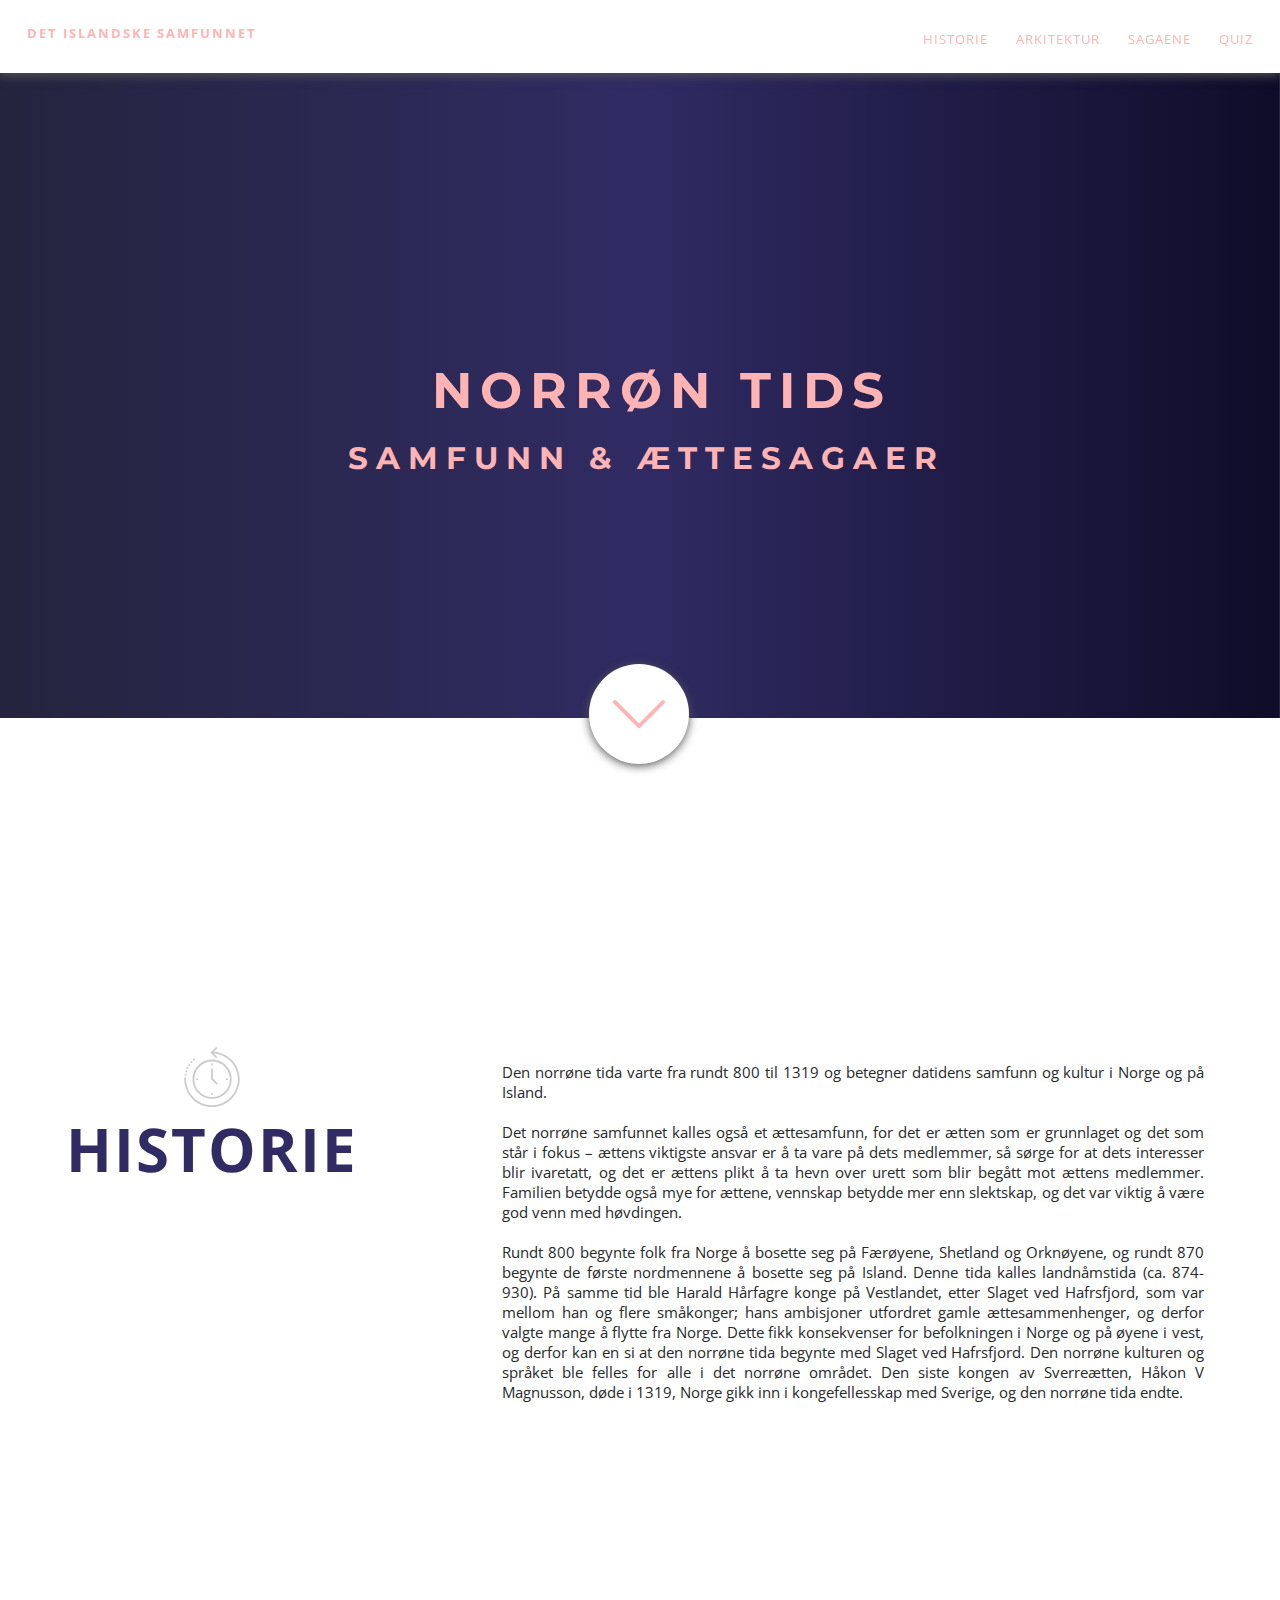
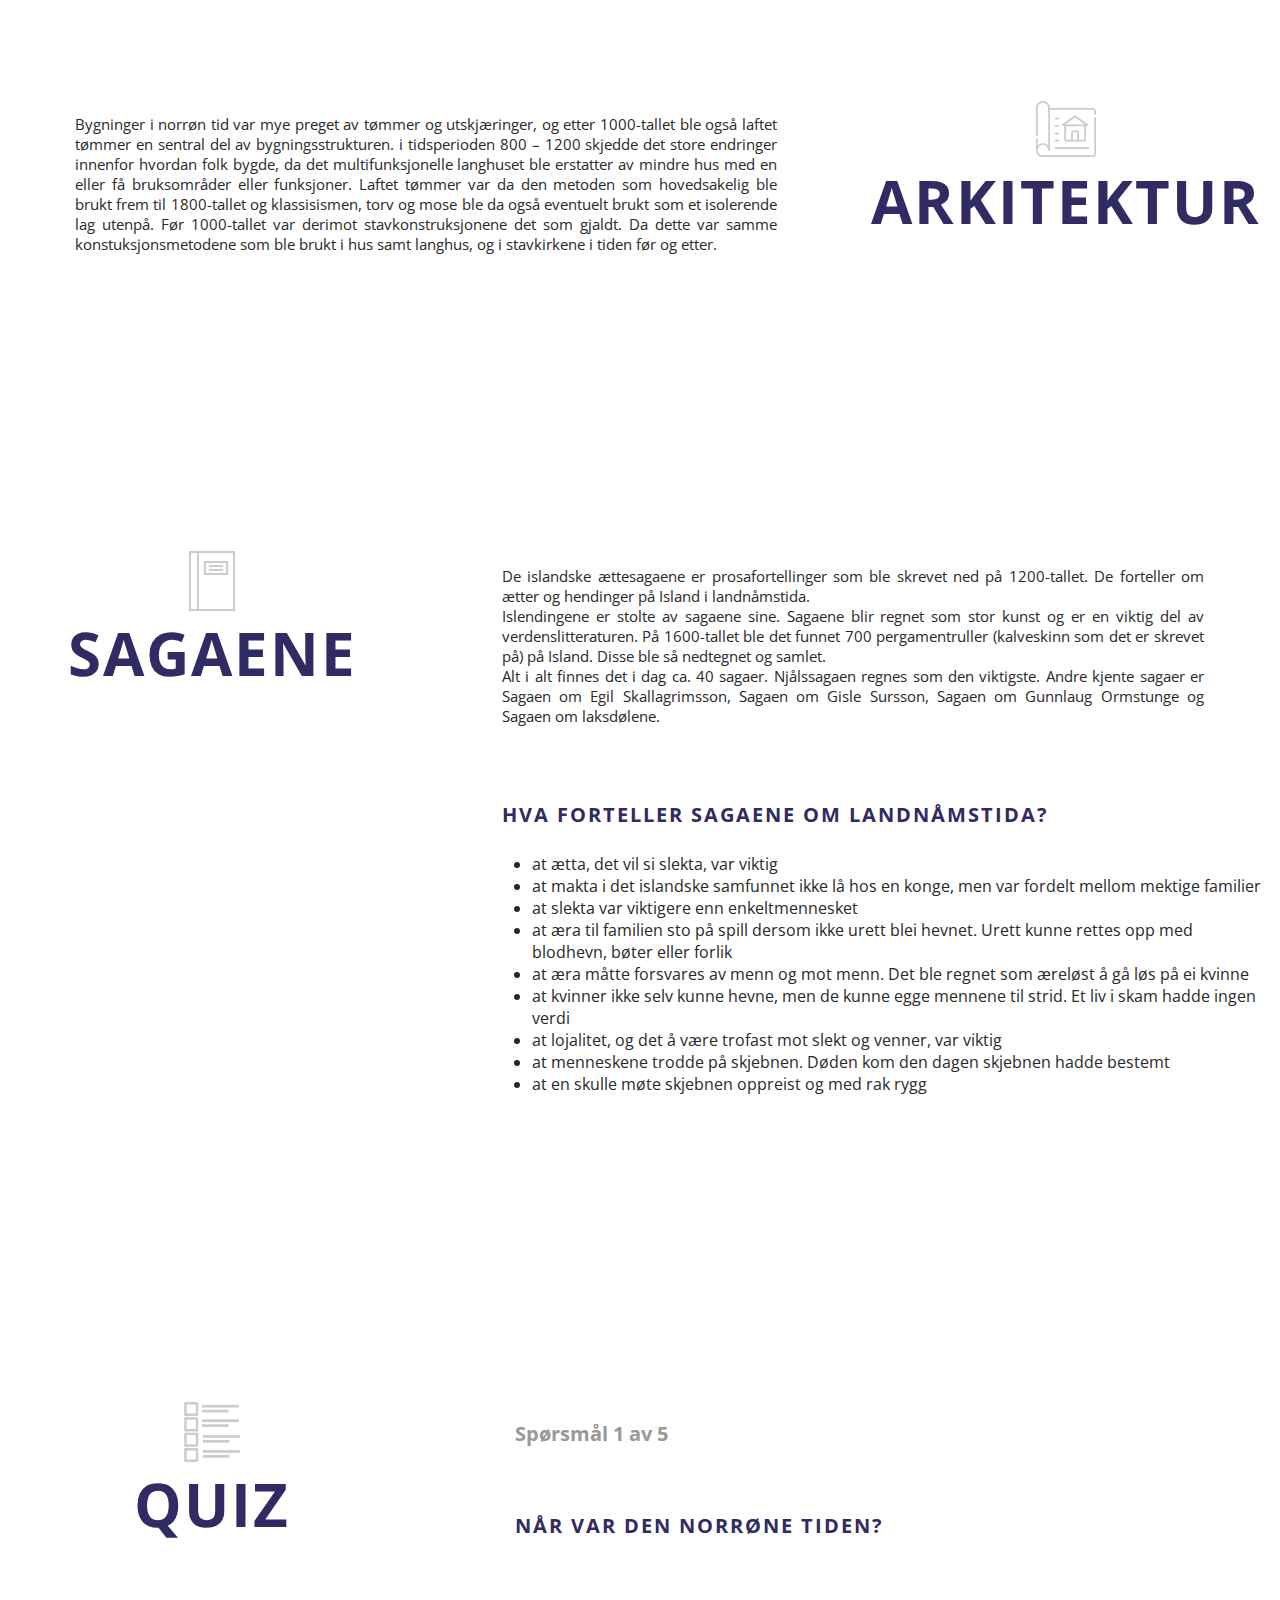
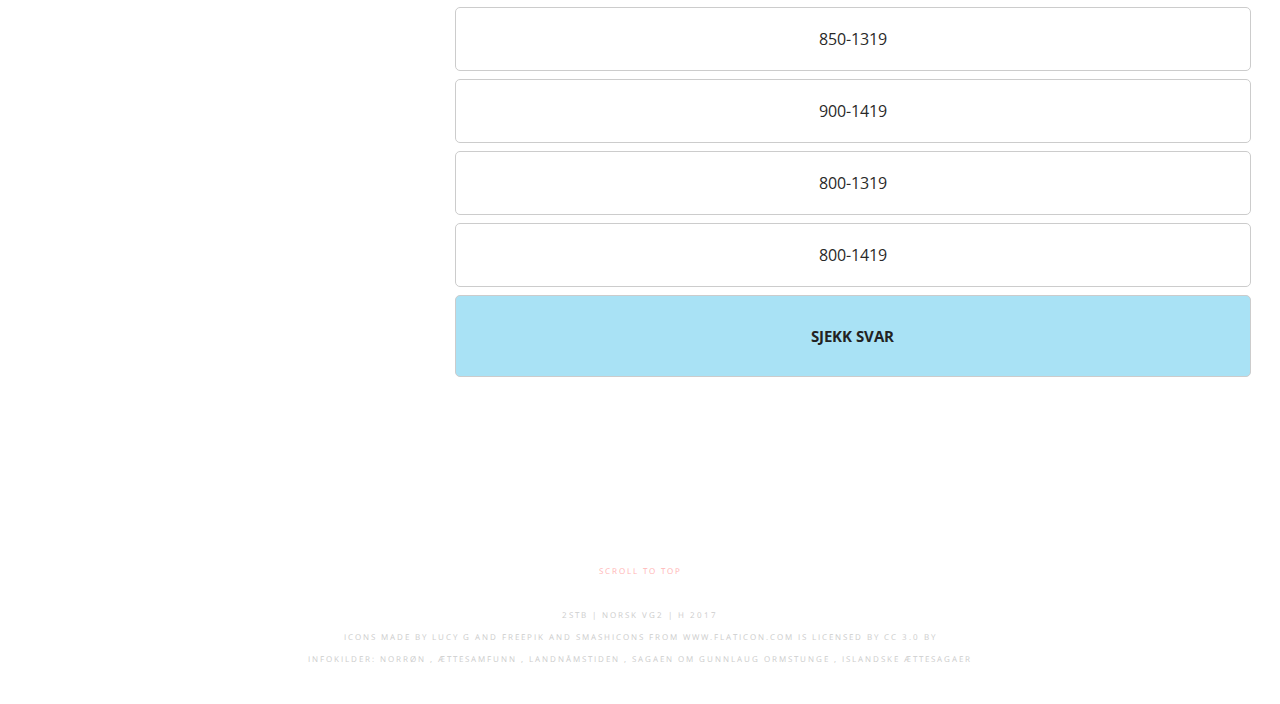
<file: index.html>
<!DOCTYPE html>
<html>
  <head>


    <meta charset="utf-8">
    <title>island</title>

    <link rel="stylesheet" href="style.css">

    <link href="https://fonts.googleapis.com/css?family=Montserrat|Open+Sans" rel="stylesheet">


  </head>




  <body>




    <div class="row">
      <div id="menu" class="col-12">

        <div class="col-4">
          <h2>
            <a href="#">det islandske samfunnet
            </a>
          </h2>
        </div>

        <div class="col-8 menu-a">
          <ul>
              <li>
                  <a href="#his">historie</a>
              </li>
              <li>
                  <a href="#ark">arkitektur</a>
              </li>
              <li>
                  <a href="#sag">sagaene</a>
              </li>
              <li>
                  <a href="#qui">quiz</a>
              </li>
          </ul>
        </div>

      </div>
    </div>




    <div class="l-wrap">


        <div class="row">
            <div id="home" class="col-12">
                <h1>
                    <span class="adjust-title">norrøn tids</span>
                    <br>
                    <span>samfunn & ættesagaer</span>
                </h1>
            </div>
        </div>


        <div class="row">
          <div class="col-4"></div>

          <div class="col-4">
            <div class="arr-btn">
              <a href="#his">
                <img src="img/pink-down-arrow.svg" alt="down">
              </a>
            </div>
          </div>

          <div class="col-4"></div>
        </div>


        <div id="his" class="row">
          <div class="col-4 top">
            <img src="img/history.svg" alt="clock">
            <h3>historie</h3>
          </div>

          <div class="col-8 top">
            <p>
              Den norrøne tida varte fra rundt <span class="highlight">800 til 1319</span> og betegner datidens samfunn og kultur i Norge og på Island.
              <br /><br />
              Det norrøne samfunnet kalles også et <span class="highlight">ættesamfunn</span>, for det er ætten som er grunnlaget og det som står i fokus – ættens viktigste ansvar er å ta vare på dets medlemmer, så sørge for at dets interesser blir ivaretatt, og det er ættens plikt å ta hevn over urett som blir begått mot ættens medlemmer. Familien betydde også mye for ættene, vennskap betydde mer enn slektskap, og det var viktig å være god venn med høvdingen.
              <br /><br />
              Rundt 800 begynte folk fra Norge å bosette seg på Færøyene, Shetland og Orknøyene, og rundt 870 begynte de første nordmennene å bosette seg på Island. Denne tida kalles <span class="highlight">landnåmstida</span> (ca. 874-930). På samme tid ble Harald Hårfagre konge på Vestlandet, etter Slaget ved Hafrsfjord, som var mellom han og flere småkonger; hans ambisjoner utfordret gamle ættesammenhenger, og derfor valgte mange å flytte fra Norge. Dette fikk konsekvenser for befolkningen i Norge og på øyene i vest, og derfor kan en si at den norrøne tida begynte med Slaget ved Hafrsfjord. Den norrøne kulturen og språket ble felles for alle i det norrøne området. Den siste kongen av Sverreætten, Håkon V Magnusson, døde i 1319, Norge gikk inn i kongefellesskap med Sverige, og den norrøne tida endte.
            </p>
          </div>
        </div>


        <div id="ark" class="row">
          <div class="col-8 top">
            <p>
              Bygninger i norrøn tid var mye preget av tømmer og utskjæringer, og etter 1000-tallet ble også laftet tømmer en sentral del av bygningsstrukturen. i tidsperioden 800 – 1200 skjedde det store endringer innenfor hvordan folk bygde, da det multifunksjonelle langhuset ble erstatter av mindre hus med en eller få bruksområder eller funksjoner. Laftet tømmer var da den metoden som hovedsakelig ble brukt frem til 1800-tallet og klassisismen, torv og mose ble da også eventuelt brukt som et isolerende lag utenpå. Før 1000-tallet var derimot stavkonstruksjonene det som gjaldt. Da dette var samme konstuksjonsmetodene som ble brukt i hus samt langhus, og i stavkirkene i tiden før og etter.
            </p>
          </div>

          <div class="col-4 top">
            <img src="img/house-sketch.svg" alt="house">
            <h3>arkitektur</h3>
          </div>
        </div>


        <div id="sag" class="row">
          <div class="col-4 top">
            <img src="img/notebook.svg" alt="clock">
            <h3>sagaene</h3>
          </div>

          <div class="col-8 top">
            <p>
              De islandske ættesagaene er prosafortellinger som ble skrevet ned på <span class="highlight">1200-tallet</span>. De forteller om ætter og hendinger på Island i landnåmstida.
              <br />
              Islendingene er stolte av sagaene sine. Sagaene blir regnet som stor kunst og er en viktig del av verdenslitteraturen. På 1600-tallet ble det funnet 700 pergamentruller (kalveskinn som det er skrevet på) på Island. Disse ble så nedtegnet og samlet.
              <br />
              Alt i alt finnes det i dag ca. <span class="highlight">40 sagaer</span>. Njålssagaen regnes som den viktigste. Andre kjente sagaer er Sagaen om Egil Skallagrimsson, Sagaen om Gisle Sursson, Sagaen om Gunnlaug Ormstunge og Sagaen om laksdølene.
              <h4>Hva forteller sagaene om landnåmstida?</h4>
              <ul>
                <li>
                  at ætta, det vil si slekta, var viktig
                </li>
                <li>
                  at makta i det islandske samfunnet ikke lå hos en konge, men var fordelt mellom mektige familier
                </li>
                <li>
                  at slekta var viktigere enn enkeltmennesket
                </li>
                <li>
                  at æra til familien sto på spill dersom ikke urett blei hevnet. Urett kunne rettes opp med blodhevn, bøter eller forlik
                </li>
                <li>
                  at æra måtte forsvares av menn og mot menn. Det ble regnet som æreløst å gå løs på ei kvinne
                </li>
                <li>
                  at kvinner ikke selv kunne hevne, men de kunne egge mennene til strid. Et liv i skam hadde ingen verdi
                </li>
                <li>
                  at lojalitet, og det å være trofast mot slekt og venner, var viktig
                </li>
                <li>
                  at menneskene trodde på skjebnen. Døden kom den dagen skjebnen hadde bestemt
                </li>
                <li>
                  at en skulle møte skjebnen oppreist og med rak rygg
                </li>
              </ul>
            </p>
          </div>
        </div>


        <div id="qui" class="row">
          <div class="col-4 top">
            <img src="img/quiz.svg" alt="clock">
            <h3>quiz</h3>
          </div>

          <div class="col-8 top">
            <div id="frame" role="content"></div>
          </div>
        </div>



    </div>




    <footer>
      <p>
        <a href="#" class="pink">scroll to top</a>
        <br /><br /><br /><br />
        2stb | norsk vg2 | h 2017
        <br /><br />
          Icons made by <a href="https://www.flaticon.com/authors/lucy-g" title="Lucy G">Lucy G</a> and <a href="http://www.freepik.com" title="Freepik">Freepik</a> and <a href="https://www.flaticon.com/authors/smashicons" title="Smashicons">Smashicons</a> from <a href="https://www.flaticon.com/" title="Flaticon">www.flaticon.com</a> is licensed by <a href="http://creativecommons.org/licenses/by/3.0/" title="Creative Commons BY 3.0" target="_blank">CC 3.0 BY</a>
          <br /><br />
          infokilder:
          <a href="https://www.wikiwand.com/no/Norr%C3%B8n">
            norrøn
          </a>,
          <a href="https://www.wikiwand.com/no/%C3%86ttesamfunn">
            ættesamfunn
          </a>,
          <a href="https://www.wikiwand.com/no/Landn%C3%A5mstiden">
            landnåmstiden
          </a>,
          <a href="http://ndla.no/nb/node/139534?fag=116784">
            sagaen om gunnlaug ormstunge
          </a>,
          <a href="http://ndla.no/nb/node/152444?fag=27">
            islandske ættesagaer
          </a>
      </p>
    </footer>




<!-- https://zengabor.github.io/zenscroll/ -->
<script src="zenscroll-latest/zenscroll-min.js"></script>


<script src="https://code.jquery.com/jquery-3.2.1.min.js"></script>
<script>


var quiztitle = "Quiz";

var quiz = [
    {
        "question"      :   "Når var den norrøne tiden?",
        "image"         :   "",
        "choices"       :   [
                                "850-1319",
                                "900-1419",
                                "800-1319",
                                "800-1419"
                            ],
        "correct"       :   "800-1319",
        "explanation"   :   "Den norrøne tida varte fra rundt 800 til 1319 og betegner datidens samfunn og kultur i Norge og på Island.",
    },
    {
        "question"      :   "Hva var det fokus på i den tiden?",
        "image"         :   "",
        "choices"       :   [
                                "Ætta",
                                "Familie",
                                "Hevn",
                                "Tokt"
                            ],
        "correct"       :   "Ætta",
        "explanation"   :   "Det norrøne samfunnet kalles også et ættesamfunn, for det er ætten som er grunnlaget og det som står i fokus.",
    },
    {
        "question"      :   "Hva var bygningenes kjennetegn?",
        "image"         :   "",
        "choices"       :   [
                                "Utskjæringer",
                                "Lange og lagd av tømmer",
                                "Stein og Utskjæringer",
                                "Tømmer og utskjæringer"
                            ],
        "correct"       :   "Tømmer og utskjæringer",
        "explanation"   :   "Kjennetegn på bygninger i norrøn tid var at de var laget av tømmer og hadde utskjæringer.",
    },
    {
        "question"      :   "Hvor mange sagaer finnes det idag?",
        "image"         :   "",
        "choices"       :   [
                                "ca. 50",
                                "ca. 40",
                                "ca. 30",
                                "ca. 4"
                            ],
        "correct"       :   "ca. 40",
        "explanation"   :   "Alt i alt finnes det idag ca. 40 sagaer.",
    },
    {
        "question"      :   "Når var landnåmstiden?",
        "image"         :   "",
        "choices"       :   [
                                "ca. 874-930",
                                "ca. 874-940",
                                "ca. 864-930",
                                "ca. 864-940"
                            ],
        "correct"       :   "ca. 874-930",
        "explanation"   :   "Landnåmstida var fra ca. 874-930",
    },

];


/******* Er ikke vits å forandre på noe under her med mindre du skal forandre på "sjekk svar" knappen eller noe liknende *********/
var currentquestion = 0, score = 0, submt=true, picked;
var incrementCount = function(){
clicks++;
}

jQuery(document).ready(function($){


    function htmlEncode(value){
      return $(document.createElement('div')).text(value).html();
    }

    /**
     *
     *
     * @param {choices} array
     */
    function addChoices(choices){
        if(typeof choices !== "undefined" && $.type(choices) == "array"){
            $('#choice-block').empty();
            for(var i=0;i<choices.length; i++){
                $(document.createElement('li')).addClass('choice choice-box').attr('data-index', i).text(choices[i]).appendTo('#choice-block');
            }
        }
    }

    /**
     * reset for alle spørsmålene
     */
    function nextQuestion(){
        submt = true;
        $('#explanation').empty();
        $('#question').text(quiz[currentquestion]['Spørsmål']);
        $('#pager').text('Spørsmål ' + Number(currentquestion + 1) + ' av ' + quiz.length);
        if(quiz[currentquestion].hasOwnProperty('image') && quiz[currentquestion]['image'] != ""){
            if($('#question-image').length == 0){
                $(document.createElement('img')).addClass('question-image').attr('id', 'question-image').attr('src', quiz[currentquestion]['image']).attr('alt', htmlEncode(quiz[currentquestion]['question'])).insertAfter('#question');
            } else {
                $('#question-image').attr('src', quiz[currentquestion]['image']).attr('alt', htmlEncode(quiz[currentquestion]['question']));
            }
        } else {
            $('#question-image').remove();
        }
        addChoices(quiz[currentquestion]['choices']);
        setupButtons();
    }

    /**
     * Sjekk om svaret er riktig
     * @param {choice} number
     */
    function processQuestion(choice){
        if(quiz[currentquestion]['choices'][choice] == quiz[currentquestion]['correct']){
            $('.choice').eq(choice).css({'background-color':'#50D943'});
            $('#explanation').html('<strong>Riktig!</strong> ' + htmlEncode(quiz[currentquestion]['explanation']));
            score++;
        } else {
            $('.choice').eq(choice).css({'background-color':'#D92623'});
            $('#explanation').html('<strong>Ikke riktig.</strong> ' + htmlEncode(quiz[currentquestion]['explanation']));
        }
        currentquestion++;
        $('#submitbutton').html('NESTE SPØRSMÅL &raquo;').on('click', function(){
            if(currentquestion == quiz.length){
                endQuiz();
            } else {
                $(this).text('SJEKK SVAR').css({'color':'#222'}).off('click');
                nextQuestion();
            }
        })
    }

    function setupButtons(){
        $('.choice').on('mouseover', function(){
            $(this).css({'background-color':'#f7f7f7'});
        });
        $('.choice').on('mouseout', function(){
            $(this).css({'background-color':'#fff'});
        })
        $('.choice').on('click', function(){
            picked = $(this).attr('data-index');
            $('.choice').removeAttr('style').off('mouseout mouseover');
            $(this).css({'border-color':'#222','font-weight':700,'background-color':'#f7f7f7'});
            if(submt){
                submt=false;
                $('#submitbutton').css({'color':'#000'}).on('click', function(){
                    $('.choice').off('click');
                    $(this).off('click');
                    processQuestion(picked);
                });
            }
        })
    }

    function endQuiz(){
        $('#explanation').empty();
        $('#question').empty();
        $('#choice-block').empty();
        $('#submitbutton').remove();
        $('#question').text("Du fikk " + score + " ut av " + quiz.length + " riktig.");
        $(document.createElement('h2')).css({'text-align':'center', 'font-size':'4em'}).text(Math.round(score/quiz.length * 100) + '%').insertAfter('#question');
    }


    function init(){

        //add pager and questions
        if(typeof quiz !== "undefined" && $.type(quiz) === "array"){
            //add pager
            $(document.createElement('p')).addClass('pager').attr('id','pager').text('Spørsmål 1 av ' + quiz.length).appendTo('#frame');
            //add first question
            $(document.createElement('h4')).addClass('question').attr('id', 'question').text(quiz[0]['question']).appendTo('#frame');
            $(document.createElement('p')).addClass('explanation').attr('id','explanation').html('&nbsp;').appendTo('#frame');

            //questions holder
            $(document.createElement('ul')).attr('id', 'choice-block').appendTo('#frame');

            //add choices
            addChoices(quiz[0]['choices']);

            //add submit button
            $(document.createElement('div')).addClass('choice-box').attr('id', 'submitbutton').text('SJEKK SVAR').css({'font-weight':700,'color':'#222','padding':'30px 0'}).appendTo('#frame');

            setupButtons();
        }
    }

    init();
});
</script>

  </body>




</html>
</file>
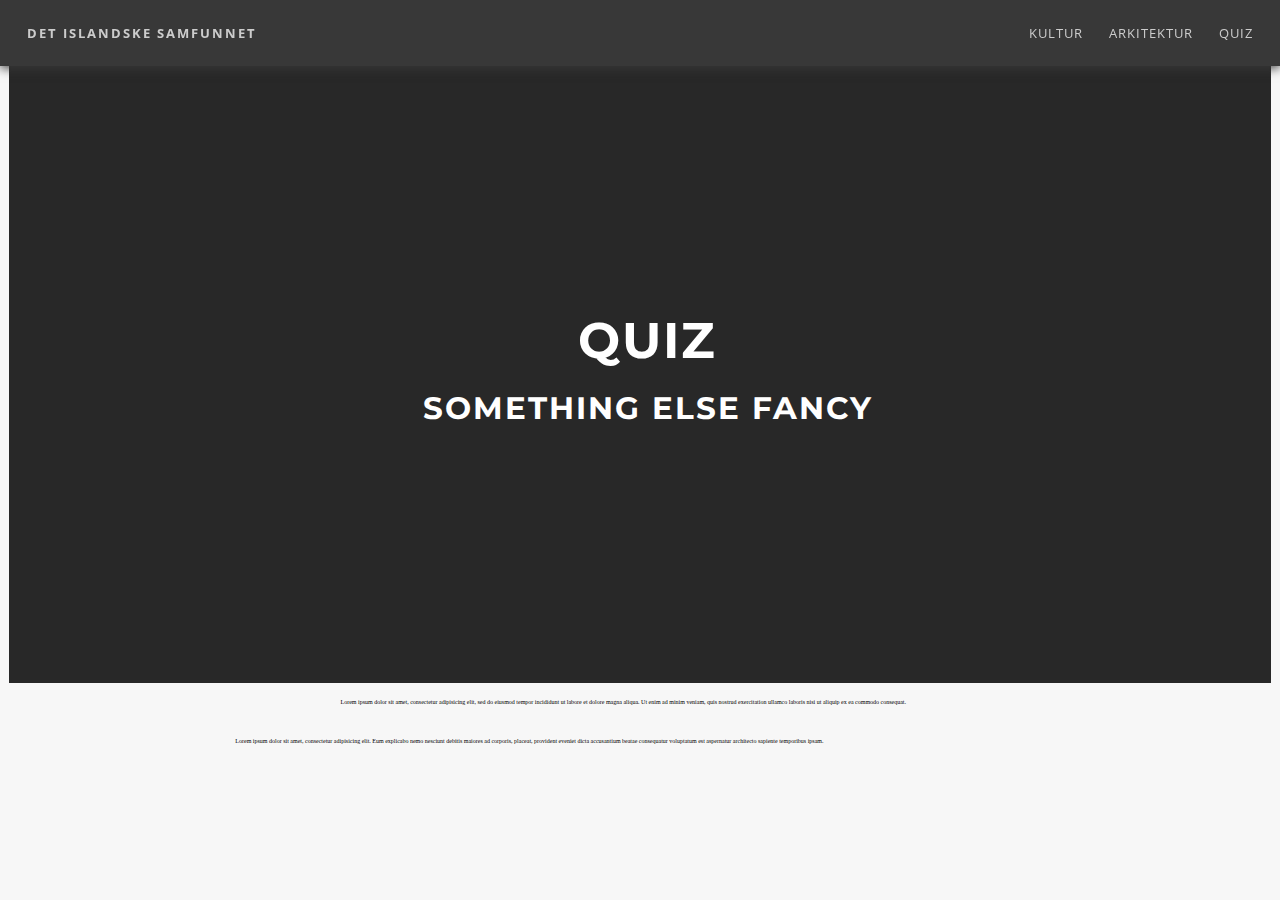
<file: quiz.html>
<!DOCTYPE html>
<html lang="no">




<head>


    <meta charset="utf-8">

    <title>island</title>

    <link rel="stylesheet" href="iceland.css">

    <link href="https://fonts.googleapis.com/css?family=Montserrat|Open+Sans" rel="stylesheet">


</head>




<body>


  <div class="row">
          <div id="menu" class="col-12">

              <div class="col-3">
                  <h2><a href="index.html">det islandske samfunnet</a></h2>
              </div>

              <div class="col-1"></div>

              <div class="col-8 menu-a">
                  <ul>
                      <li>
                          <a href="kultur.html">kultur</a>
                      </li>
                      <li>
                          <a href="ark.html">arkitektur</a>
                      </li>
                      <li>
                          <a href="quiz.html">quiz</a>
                      </li>
                  </ul>
              </div>

          </div>
      </div>




  <div class="l-wrap">


      <div class="row">
          <div id="home" class="col-12">
              <h1>
                  quiz
                  <br>
                  <span>something else fancy</span>
              </h1>
          </div>
      </div>


      <div class="row">
        <div class="col-3"></div>

        <div class="col-6 welcome">
          Lorem ipsum dolor sit amet, consectetur adipisicing elit, sed do eiusmod tempor incididunt ut labore et dolore magna aliqua. Ut enim ad minim veniam, quis nostrud exercitation ullamco laboris nisi ut aliquip ex ea commodo consequat.
        </div>

        <div class="col-3"></div>

      </div>


      <div class="row">

          <div class="col-2 top"></div>

          <div class="col-8 top">
              <p>
                  Lorem ipsum dolor sit amet, consectetur adipisicing elit. Eum explicabo nemo nesciunt debitis maiores ad corporis, placeat, provident eveniet dicta accusantium beatae consequatur voluptatum est aspernatur architecto sapiente temporibus ipsam.
               </p>
          </div>

          <div class="col-2 top"></div>

      </div>


</body>




</html>
</file>
<file: style.css>
/* important */

:root {
    --main-font-family: 'Open Sans', sans-serif;
    --title-font-family: 'Montserrat', sans-serif;
    --pink: #ffb3b3;
    --green: #CDDBD3;
    --bright-blue: #00C6BF;
    --dark-purple: #302b63;
    --white: #fff;
    --almost-white: #f7f7f7;
    --darker-white: #f1f1f1;
    --light-light-gray: #E8E8E8;
    --light-gray: #ccc;
    --dark-gray: #585858;
    --dark-dark-gray: #383838;
    --almost-black: #282828;
}

* {
    box-sizing: border-box;
    font-size: 62.5%; /* 1 rem = 10 px */
}




/* css grid */

.l-wrap {
    width: 101.5%;
    min-height: 1px;
    margin: 2rem auto 0 -1rem;
    border: 1px solid transparent;
    overflow: auto;
}

.col-1  { width: 8.33%;  width: calc((100% / 12)*1);  }
.col-2  { width: 16.66%; width: calc((100% / 12)*2);  }
.col-3  { width: 25%;    width: calc((100% / 12)*3);  }
.col-4  { width: 33.33%; width: calc((100% / 12)*4);  }
.col-5  { width: 41.66%; width: calc((100% / 12)*5);  }
.col-6  { width: 50%;    width: calc((100% / 12)*6);  }
.col-7  { width: 58.33%; width: calc((100% / 12)*7);  }
.col-8  { width: 66.66%; width: calc((100% / 12)*8);  }
.col-9  { width: 75%;    width: calc((100% / 12)*0);  }
.col-10 { width: 83.33%; width: calc((100% / 12)*10); }
.col-11 { width: 91.66%; width: calc((100% / 12)*11); }
.col-12 { width: 100%;   width: calc((100% / 12)*12); }

[class*="col-"] {
    min-height: 10px;
    float: left;
    padding: 15px;
    border: 1px solid transparent;
}

.row::after {
    content: "";
    clear: both;
    display: table;
}




/* base rules */

body, .smooth-container {
  scroll-behavior: smooth
  background-color: var(--white);
}

footer, footer p {
  margin-top: 15rem;
  margin-bottom: 4rem;
  font-size: 0.8rem;
  font-family: var(--main-font-family);
  font-weight: normal;
  font-style: normal;
  text-align: center;
  text-transform: uppercase;
  text-decoration: none;
  color: var(--light-gray);
  letter-spacing: 0.2rem;
}

footer a {
  font-size: 0.8rem;
  color: var(--light-gray);
  text-decoration: none;
  transition: ease-in-out 0.2s;
}

h1 {
  font-size: 5rem;
  font-family: var(--title-font-family);
  font-weight: bold;
  font-style: normal;
  text-align: center;
  text-transform: uppercase;
  text-decoration: none;
  color: var(--pink);
  letter-spacing: 0.8rem;
  margin: 0;
  padding: 25rem 0 23.5rem 1.5rem;
}

h2 {
  font-size: 2rem;
  font-family: var(--main-font-family);
  font-weight: bold;
  font-style: normal;
  text-align: left;
  text-transform: uppercase;
  text-decoration: none;
  color: red;
  letter-spacing: 2px;
  margin: 0;
  padding-left: 1rem;
  padding-bottom: 0.5rem;
}

h3 {
  font-size: 6rem;
  font-family: var(--main-font-family);
  font-weight: bold;
  font-style: normal;
  text-align: center;
  text-transform: uppercase;
  text-decoration: none;
  color: var(--dark-purple);
  letter-spacing: 2px;
  margin: 0;
  padding-left: 0;
  padding-top: 0;
  padding-bottom: 0;
}

h4 {
  font-size: 2rem;
  font-family: var(--main-font-family);
  font-weight: bold;
  font-style: normal;
  text-align: left;
  text-transform: uppercase;
  text-decoration: none;
  color: var(--dark-purple);
  letter-spacing: 2px;
  margin: 0;
  padding-left: 6rem;
  padding-top: 6rem;
  padding-bottom: 0;
}

p {
  padding: 0 6rem 0 6rem;
  font-size: 1.5rem;
  font-family: var(--main-font-family);
  font-weight: normal;
  font-style: normal;
  text-align: justify;
  text-transform: none;
  text-decoration: none;
  color: var(--almost-black);
}

p span {
  font-size: inherit;
}



/* layout rules */

#menu {
  font-family: var(--main-font-family);
  font-weight: normal;
  font-style: normal;
  text-transform: uppercase;
  text-decoration: none;
  color: blue;
  letter-spacing: 1px;
  background-color: var(--white);
  border: 1px solid transparent;
  box-shadow: 0px 2px 10px var(--dark-gray);
  margin: -8px auto 0px -8px;
  padding: 0;
  position: fixed;
}

#menu ul {
  text-align: right;
  margin: 0;
  padding-right: 1rem;
  padding-bottom: 0.5rem;
}

#menu li {
  display: inline-block;
  font-size: 2rem;
  text-align: right;
  text-transform: uppercase;
  list-style: none;
  padding-left: 20px;
}

#menu a {
  color: var(--pink);
  text-decoration: none;
  transition: ease-in-out 0.2s;
}

#menu a:hover { /* state rule */
  color: var(--dark-purple);
}

#home {
  /* gradient from https://uigradients.com/#Lawrencium */
  background: #0f0c29;  /* fallback for old browsers */
  background: -webkit-linear-gradient(to right, #24243e, #302b63, #0f0c29);  /* Chrome 10-25, Safari 5.1-6 */
  background: linear-gradient(to right, #24243e, #302b63, #0f0c29); /* W3C, IE 10+/ Edge, Firefox 16+, Chrome 26+, Opera 12+, Safari 7+ */
  padding: 8rem 0 0 0;
  text-align: center;
}

#home img {
  width: 5rem;
  margin: 5rem;
}





/* modules rules */

.menu-a {
  text-align: right;
}

.adjust-title {
  margin-right: -3rem;
  font-size: 5rem;
}

.top {
  margin-top: 25rem;
  text-align: center;
}

.top img {
  width: 6rem;
}

.btn {
  display: inline-block;
  width: 30%;
  padding: 2rem;
  border: 1px solid var(--pink);
  font-size: inherit;
  text-align: center;
  text-transform: uppercase;
  text-decoration: none;
  letter-spacing: 0.1rem;
  color: var(--pink);
  transition: ease-in-out 0.2s;
}

.btn:hover {
  background-color: var(--pink);
  color: var(--white);
}

.arr-btn {
  text-align: center;
}

.arr-btn img {
  display: inline-block;
  width: 10rem;
  margin-top: -7rem;
  padding: 2rem;
  background-color: var(--white);
  border: 1px solid transparent;
  border-radius: 10rem;
  box-shadow: 0px 2px 10px var(--dark-gray);
}

.col-8 ul {
  margin-left: 5rem;
  font-family: var(--main-font-family);
  font-weight: normal;
  font-style: normal;
  font-size: 2.5rem;
  text-align: left;
  text-transform: none;
  text-decoration: none;
  color: var(--almost-black);
}

.pink {
  color: var(--pink);
}

.highlight {
  background-color: var(--yellow);
}






#frame{max-width:100%;width:auto;border:0px solid #ccc;background:#fff;padding:10px;margin:3px;}
p.pager{margin:5px 0 5px; font:bold 2rem 'Open Sans', sans-serif;color:#999;}
img.question-image{display:block;max-width:250px;margin:10px auto;border:1px solid #ccc;width:100%;height:auto;}
#choice-block{display:block;list-style:none;margin:0;padding:0;transition: ease-in-out 0.2s;}
#submitbutton{background:#A9E2F5;transition: ease-in-out 0.2s;font-family: 'Open Sans', sans-serif;font-size: 1.5rem;}
#submitbutton:hover{background:#D6F5FF;}
#explanation{margin:0 auto;padding:20px;width:75%;}
.choice-box{display:block;text-align:center;margin:8px auto;padding:2rem 0;border:1px solid #ccc;cursor:pointer;-webkit-border-radius: 5px;-moz-border-radius: 5px;border-radius: 5px;transition: ease-in-out 0.2s;}
strong {font-size: inherit;}
</file>
<file: iceland.css>
/* basics */

:root {
    --main-font-family: 'Open Sans', sans-serif;
    --title-font-family: 'Montserrat', sans-serif;
    --pink: #ffb3b3;
    --green: #CDDBD3;
    --dark-gray: #585858;
    --dark-dark-gray: #383838;
    --almost-black: #282828;
}

* {
    box-sizing: border-box;
    font-size: 62.5%; /* 1 rem = 10 px */
}

body {
    background-color: #f7f7f7;
}




/* css grid */

.l-wrap {
    width: 100%;
    min-height: 1px;
    margin-right: auto;
    margin-left: auto;
    border: 1px solid transparent;
    overflow: auto;
}

.col-1  { width: 8.33%;  width: calc((100% / 12)*1);  }
.col-2  { width: 16.66%; width: calc((100% / 12)*2);  }
.col-3  { width: 25%;    width: calc((100% / 12)*3);  }
.col-4  { width: 33.33%; width: calc((100% / 12)*4);  }
.col-5  { width: 41.66%; width: calc((100% / 12)*5);  }
.col-6  { width: 50%;    width: calc((100% / 12)*6);  }
.col-7  { width: 58.33%; width: calc((100% / 12)*7);  }
.col-8  { width: 66.66%; width: calc((100% / 12)*8);  }
.col-9  { width: 75%;    width: calc((100% / 12)*0);  }
.col-10 { width: 83.33%; width: calc((100% / 12)*10); }
.col-11 { width: 91.66%; width: calc((100% / 12)*11); }
.col-12 { width: 100%;   width: calc((100% / 12)*12); }

[class*="col-"] {
    min-height: 10px;
    float: left;
    padding: 15px;
    border: 1px solid transparent;
}

.row::after {
    content: "";
    clear: both;
    display: table;
}




footer {
    font-size: 1rem;
    font-family: var(--main-font-family);
    font-weight: normal;
    font-style: normal;
    text-align: center;
    text-transform: uppercase;
    text-decoration: none;
    color: #ccc;
    letter-spacing: 1px;
}

footer a {
    color: #ccc;
    text-decoration: none;
}




h1 {
    font-size: 5rem;
    font-family: var(--title-font-family);
    font-weight: bold;
    font-style: normal;
    text-align: center;
    text-transform: uppercase;
    text-decoration: none;
    color: #fff;
    letter-spacing: 2px;
    margin: 0;
    padding: 25rem 0 23.5rem 1.5rem;
}

h2 {
    font-size: 2rem;
    font-family: var(--main-font-family);
    font-weight: bold;
    font-style: normal;
    text-align: left;
    text-transform: uppercase;
    text-decoration: none;
    color: red;
    letter-spacing: 2px;
    margin: 0;
    padding-left: 1rem;
    padding-bottom: 0.5rem;
}

h3 {
    font-size: 2rem;
    font-family: var(--main-font-family);
    font-weight: bold;
    font-style: normal;
    text-align: center;
    text-transform: uppercase;
    text-decoration: none;
    color: var(--green);
    letter-spacing: 2px;
    margin: 0;
    padding-left: 0;
    padding-top: 2rem;
    padding-bottom: 0;
}




#menu {
    font-family: var(--main-font-family);
    font-weight: normal;
    font-style: normal;
    text-transform: uppercase;
    text-decoration: none;
    color: blue;
    letter-spacing: 1px;
    background-color: var(--dark-dark-gray);
    border: 1px solid transparent;
    margin: -8px auto 0px -8px;
    padding: 0;
    position: fixed;
    box-shadow: 0px 2px 10px var(--dark-dark-gray);
}

#menu ul {
    text-align: right;
    margin: 0;
    padding-right: 1rem;
    padding-bottom: 0.5rem;
}

#menu li {
    display: inline;
    font-size: 2rem;
    text-align: right;
    list-style: none;
    padding-left: 20px;
}

#menu a {
    color: #ccc;
    text-decoration: none;
    transition: ease-in-out 0.2s;
}

#menu a:hover {
    color: var(--pink);
}

.menu-a {
    text-align: right;
}

#home {
    background-color: var(--almost-black);
    padding-top: 5rem;
    text-align: center;
}
</file>
